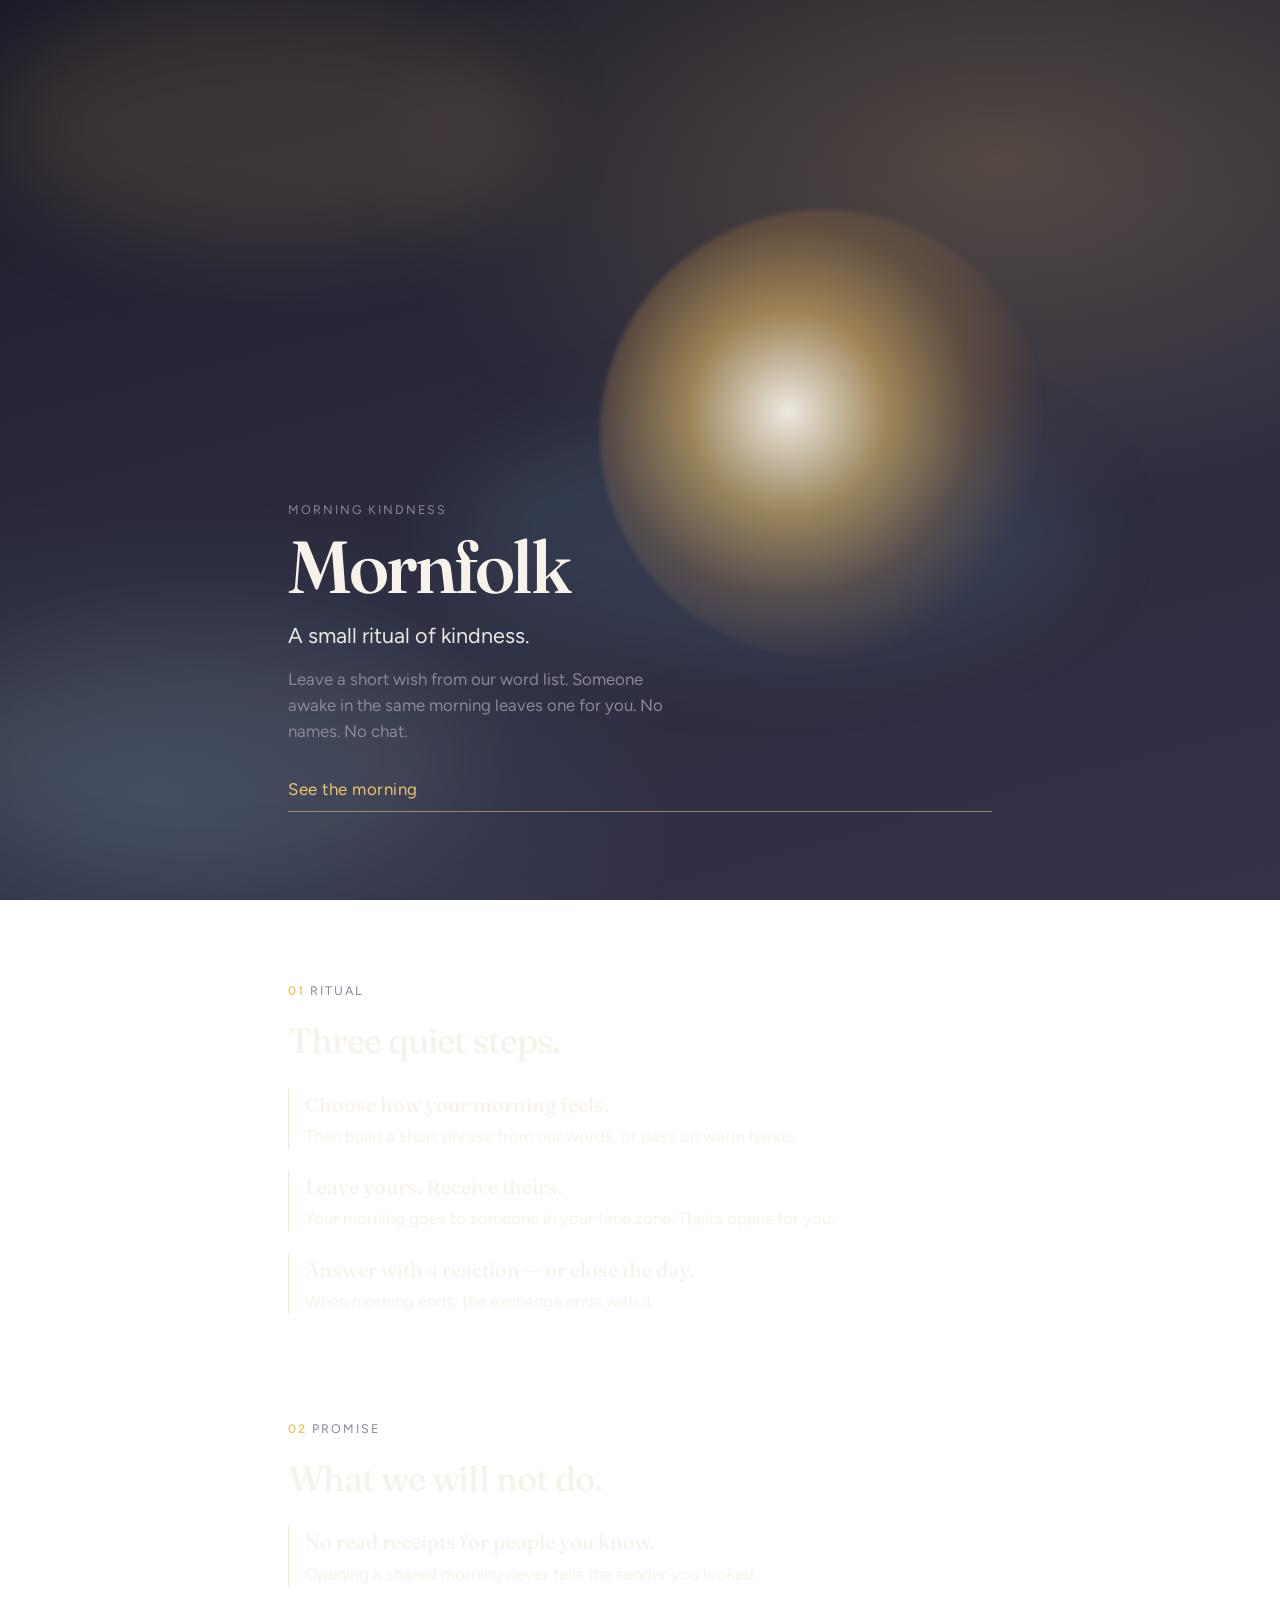
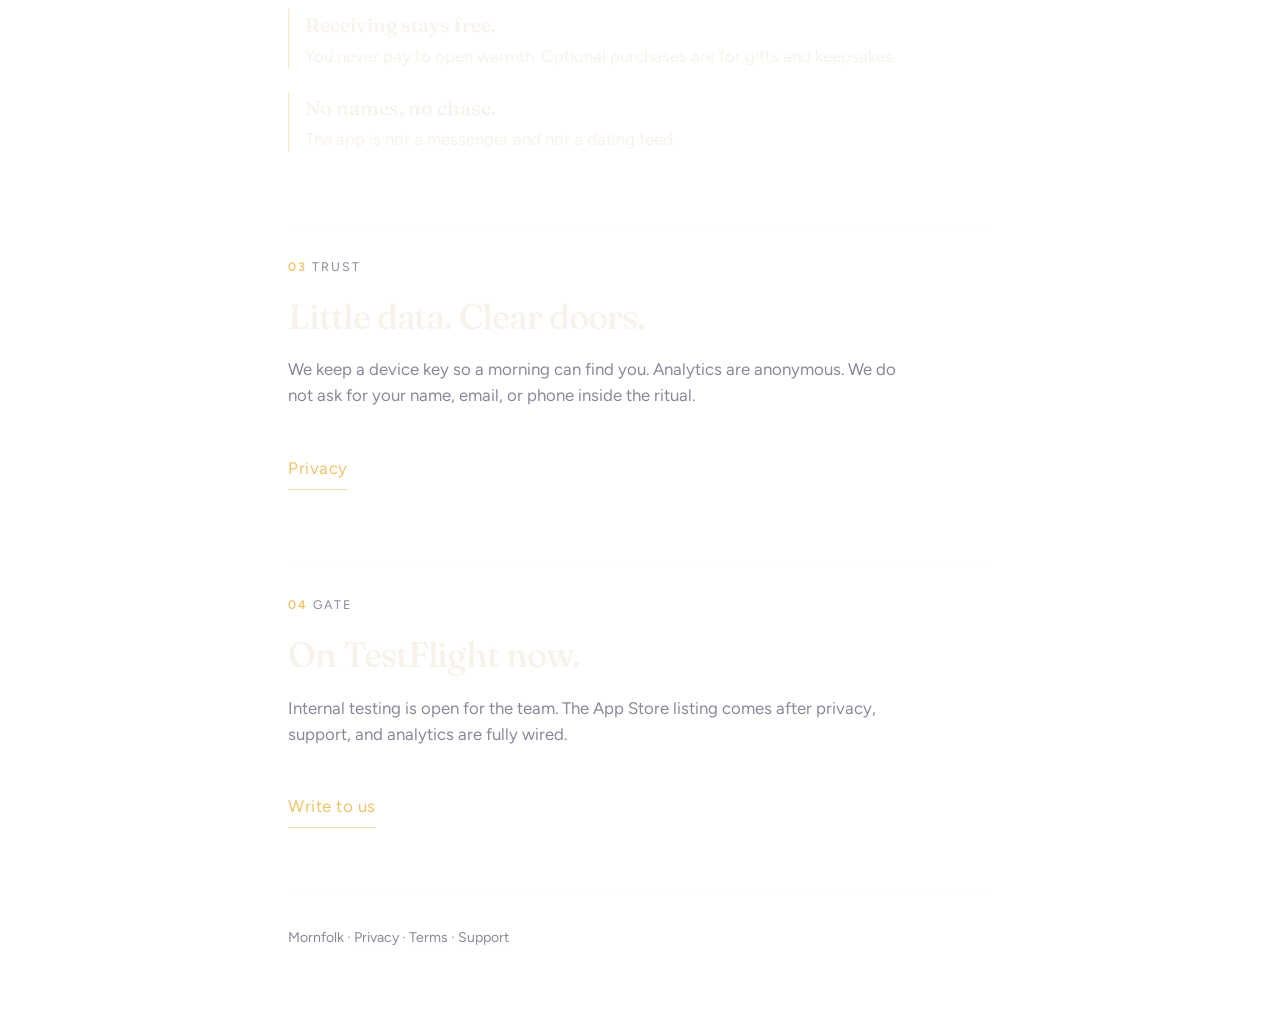
<file: index.html>
<!DOCTYPE html>
<html lang="en">
<head>
<meta charset="utf-8">
<meta name="viewport" content="width=device-width, initial-scale=1">
<title>Mornfolk — A small ritual of kindness</title>
<meta name="description" content="Leave a short morning wish. Receive one from someone awake in the same morning. No names, no chat.">
<link rel="preconnect" href="https://fonts.googleapis.com">
<link rel="preconnect" href="https://fonts.gstatic.com" crossorigin>
<link href="https://fonts.googleapis.com/css2?family=Figtree:wght@400;600&family=Fraunces:opsz,wght@9..144,500;9..144,560&display=swap" rel="stylesheet">
<link rel="stylesheet" href="assets/site.css">
</head>
<body>
<a class="skip" href="#ritual">Skip to the ritual</a>
<div class="grain" aria-hidden="true"></div>
<div class="traces" aria-hidden="true"><i></i><i></i><i></i></div>

<main class="wrap">
  <section class="hero" aria-label="Mornfolk">
    <div class="dawn-plane" aria-hidden="true"></div>
    <p class="eyebrow">Morning kindness</p>
    <h1 class="brand">Mornfolk</h1>
    <p class="lead">A small ritual of kindness.</p>
    <p class="support">Leave a short wish from our word list. Someone awake in the same morning leaves one for you. No names. No chat.</p>
    <a class="cta" href="#ritual">See the morning</a>
  </section>

  <section class="section" id="ritual">
    <p class="act"><b>01</b> Ritual</p>
    <h2>Three quiet steps.</h2>
    <ul class="promises">
      <li>
        <strong>Choose how your morning feels.</strong>
        Then build a short phrase from our words, or pass on warm hands.
      </li>
      <li>
        <strong>Leave yours. Receive theirs.</strong>
        Your morning goes to someone in your time zone. Theirs opens for you.
      </li>
      <li>
        <strong>Answer with a reaction — or close the day.</strong>
        When morning ends, the exchange ends with it.
      </li>
    </ul>
  </section>

  <section class="section" id="promise">
    <p class="act"><b>02</b> Promise</p>
    <h2>What we will not do.</h2>
    <ul class="promises">
      <li>
        <strong>No read receipts for people you know.</strong>
        Opening a shared morning never tells the sender you looked.
      </li>
      <li>
        <strong>Receiving stays free.</strong>
        You never pay to open warmth. Optional purchases are for gifts and keepsakes.
      </li>
      <li>
        <strong>No names, no chase.</strong>
        The app is not a messenger and not a dating feed.
      </li>
    </ul>
  </section>

  <section class="section" id="trust">
    <p class="act"><b>03</b> Trust</p>
    <h2>Little data. Clear doors.</h2>
    <p>We keep a device key so a morning can find you. Analytics are anonymous. We do not ask for your name, email, or phone inside the ritual.</p>
    <p><a class="cta" href="privacy/">Privacy</a></p>
  </section>

  <section class="section" id="gate">
    <p class="act"><b>04</b> Gate</p>
    <h2>On TestFlight now.</h2>
    <p>Internal testing is open for the team. The App Store listing comes after privacy, support, and analytics are fully wired.</p>
    <p><a class="cta" href="support/">Write to us</a></p>
  </section>

  <footer class="site">
    <p>Mornfolk · <a href="privacy/">Privacy</a> · <a href="terms/">Terms</a> · <a href="support/">Support</a></p>
  </footer>
</main>
</body>
</html>
</file>
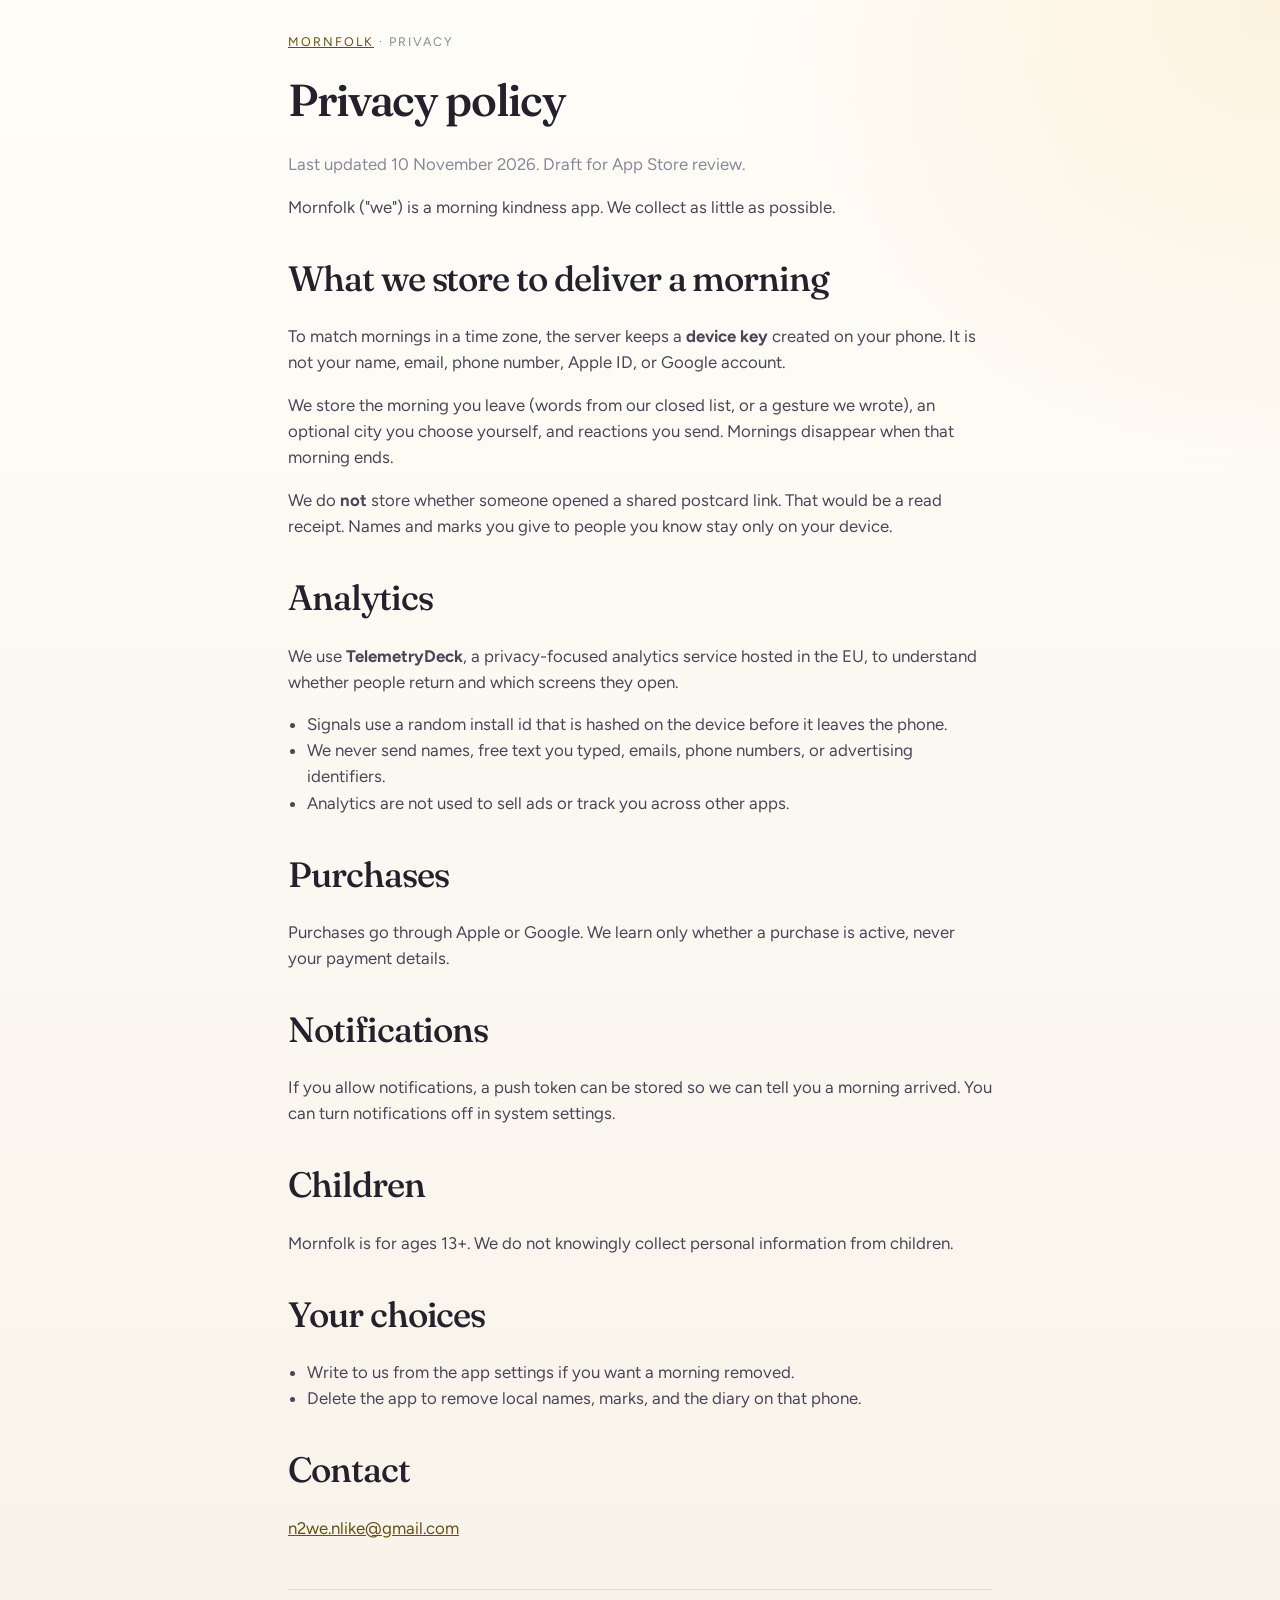
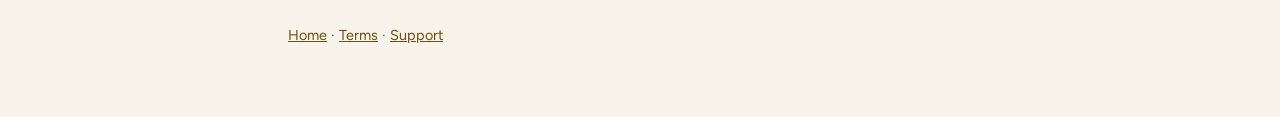
<file: privacy/index.html>
<!DOCTYPE html>
<html lang="en">
<head>
<meta charset="utf-8">
<meta name="viewport" content="width=device-width, initial-scale=1">
<title>Privacy — Mornfolk</title>
<meta name="description" content="Mornfolk privacy policy. What we store, what we do not, and how to reach us.">
<link rel="preconnect" href="https://fonts.googleapis.com">
<link rel="preconnect" href="https://fonts.gstatic.com" crossorigin>
<link href="https://fonts.googleapis.com/css2?family=Figtree:wght@400;600&family=Fraunces:opsz,wght@9..144,500;9..144,560&display=swap" rel="stylesheet">
<link rel="stylesheet" href="../assets/site.css">
</head>
<body class="doc">
<a class="skip" href="#content">Skip to content</a>
<main class="wrap" id="content">
  <p class="eyebrow"><a href="../">Mornfolk</a> · Privacy</p>
  <h1>Privacy policy</h1>
  <p class="quiet">Last updated 10 November 2026. Draft for App Store review.</p>

  <p>Mornfolk ("we") is a morning kindness app. We collect as little as possible.</p>

  <h2>What we store to deliver a morning</h2>
  <p>To match mornings in a time zone, the server keeps a <strong>device key</strong> created on your phone. It is not your name, email, phone number, Apple ID, or Google account.</p>
  <p>We store the morning you leave (words from our closed list, or a gesture we wrote), an optional city you choose yourself, and reactions you send. Mornings disappear when that morning ends.</p>
  <p>We do <strong>not</strong> store whether someone opened a shared postcard link. That would be a read receipt. Names and marks you give to people you know stay only on your device.</p>

  <h2>Analytics</h2>
  <p>We use <strong>TelemetryDeck</strong>, a privacy-focused analytics service hosted in the EU, to understand whether people return and which screens they open.</p>
  <ul>
    <li>Signals use a random install id that is hashed on the device before it leaves the phone.</li>
    <li>We never send names, free text you typed, emails, phone numbers, or advertising identifiers.</li>
    <li>Analytics are not used to sell ads or track you across other apps.</li>
  </ul>

  <h2>Purchases</h2>
  <p>Purchases go through Apple or Google. We learn only whether a purchase is active, never your payment details.</p>

  <h2>Notifications</h2>
  <p>If you allow notifications, a push token can be stored so we can tell you a morning arrived. You can turn notifications off in system settings.</p>

  <h2>Children</h2>
  <p>Mornfolk is for ages 13+. We do not knowingly collect personal information from children.</p>

  <h2>Your choices</h2>
  <ul>
    <li>Write to us from the app settings if you want a morning removed.</li>
    <li>Delete the app to remove local names, marks, and the diary on that phone.</li>
  </ul>

  <h2>Contact</h2>
  <p><a href="mailto:n2we.nlike@gmail.com">n2we.nlike@gmail.com</a></p>

  <footer>
    <p><a href="../">Home</a> · <a href="../terms/">Terms</a> · <a href="../support/">Support</a></p>
  </footer>
</main>
</body>
</html>
</file>
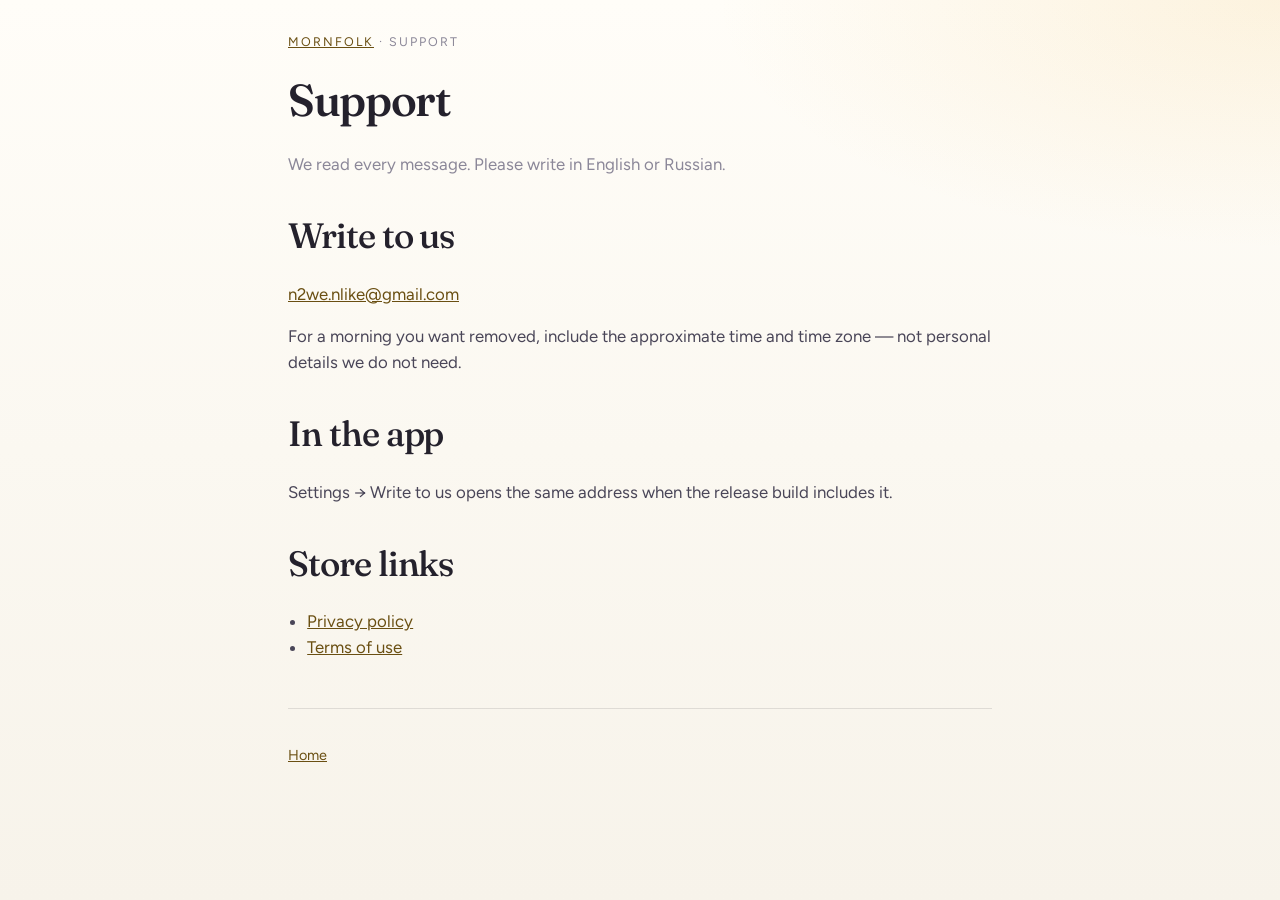
<file: support/index.html>
<!DOCTYPE html>
<html lang="en">
<head>
<meta charset="utf-8">
<meta name="viewport" content="width=device-width, initial-scale=1">
<title>Support — Mornfolk</title>
<meta name="description" content="Contact Mornfolk support.">
<link rel="preconnect" href="https://fonts.googleapis.com">
<link rel="preconnect" href="https://fonts.gstatic.com" crossorigin>
<link href="https://fonts.googleapis.com/css2?family=Figtree:wght@400;600&family=Fraunces:opsz,wght@9..144,500;9..144,560&display=swap" rel="stylesheet">
<link rel="stylesheet" href="../assets/site.css">
</head>
<body class="doc">
<a class="skip" href="#content">Skip to content</a>
<main class="wrap" id="content">
  <p class="eyebrow"><a href="../">Mornfolk</a> · Support</p>
  <h1>Support</h1>
  <p class="quiet">We read every message. Please write in English or Russian.</p>

  <h2>Write to us</h2>
  <p><a href="mailto:n2we.nlike@gmail.com?subject=Mornfolk%20support">n2we.nlike@gmail.com</a></p>
  <p>For a morning you want removed, include the approximate time and time zone — not personal details we do not need.</p>

  <h2>In the app</h2>
  <p>Settings → Write to us opens the same address when the release build includes it.</p>

  <h2>Store links</h2>
  <ul>
    <li><a href="../privacy/">Privacy policy</a></li>
    <li><a href="../terms/">Terms of use</a></li>
  </ul>

  <footer>
    <p><a href="../">Home</a></p>
  </footer>
</main>
</body>
</html>
</file>
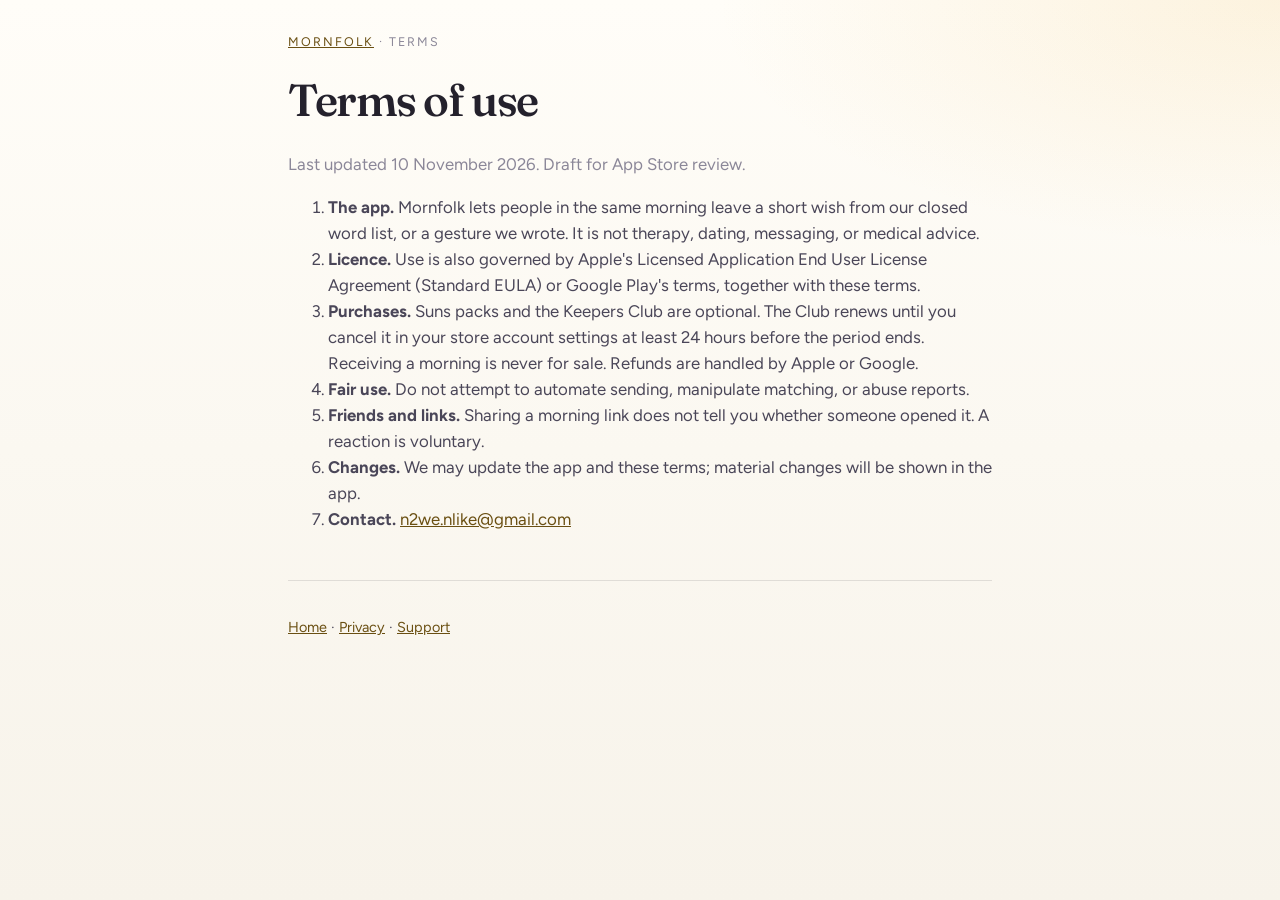
<file: terms/index.html>
<!DOCTYPE html>
<html lang="en">
<head>
<meta charset="utf-8">
<meta name="viewport" content="width=device-width, initial-scale=1">
<title>Terms — Mornfolk</title>
<meta name="description" content="Mornfolk terms of use.">
<link rel="preconnect" href="https://fonts.googleapis.com">
<link rel="preconnect" href="https://fonts.gstatic.com" crossorigin>
<link href="https://fonts.googleapis.com/css2?family=Figtree:wght@400;600&family=Fraunces:opsz,wght@9..144,500;9..144,560&display=swap" rel="stylesheet">
<link rel="stylesheet" href="../assets/site.css">
</head>
<body class="doc">
<a class="skip" href="#content">Skip to content</a>
<main class="wrap" id="content">
  <p class="eyebrow"><a href="../">Mornfolk</a> · Terms</p>
  <h1>Terms of use</h1>
  <p class="quiet">Last updated 10 November 2026. Draft for App Store review.</p>

  <ol>
    <li><strong>The app.</strong> Mornfolk lets people in the same morning leave a short wish from our closed word list, or a gesture we wrote. It is not therapy, dating, messaging, or medical advice.</li>
    <li><strong>Licence.</strong> Use is also governed by Apple's Licensed Application End User License Agreement (Standard EULA) or Google Play's terms, together with these terms.</li>
    <li><strong>Purchases.</strong> Suns packs and the Keepers Club are optional. The Club renews until you cancel it in your store account settings at least 24 hours before the period ends. Receiving a morning is never for sale. Refunds are handled by Apple or Google.</li>
    <li><strong>Fair use.</strong> Do not attempt to automate sending, manipulate matching, or abuse reports.</li>
    <li><strong>Friends and links.</strong> Sharing a morning link does not tell you whether someone opened it. A reaction is voluntary.</li>
    <li><strong>Changes.</strong> We may update the app and these terms; material changes will be shown in the app.</li>
    <li><strong>Contact.</strong> <a href="mailto:n2we.nlike@gmail.com">n2we.nlike@gmail.com</a></li>
  </ol>

  <footer>
    <p><a href="../">Home</a> · <a href="../privacy/">Privacy</a> · <a href="../support/">Support</a></p>
  </footer>
</main>
</body>
</html>
</file>
<file: assets/site.css>
:root {
  --night: #29283a;
  --dusk: #3a3850;
  --ink: #24212c;
  --fog: #eef0f4;
  --milk: #f7f3ea;
  --dawn: #f0c36a;
  --ember: #e8a04a;
  --quiet: #8b8798;
  --trace: #7ec8e3;
  --serif: "Fraunces", "Iowan Old Style", Palatino, Georgia, serif;
  --sans: "Figtree", "Avenir Next", "Segoe UI", sans-serif;
}

* { box-sizing: border-box; }
html { scroll-behavior: smooth; }
body {
  margin: 0;
  min-height: 100svh;
  color: var(--milk);
  font-family: var(--sans);
  font-size: 1.05rem;
  line-height: 1.55;
  background:
    radial-gradient(ellipse 90% 70% at 78% 18%, rgba(240, 195, 106, 0.22), transparent 55%),
    radial-gradient(ellipse 70% 55% at 12% 88%, rgba(126, 200, 227, 0.14), transparent 60%),
    linear-gradient(165deg, #1c1b28 0%, var(--night) 42%, #34324a 100%);
  background-attachment: fixed;
}
a { color: inherit; }
:focus-visible { outline: 2px solid var(--dawn); outline-offset: 3px; }

.skip {
  position: absolute;
  left: 1rem;
  top: -4rem;
  z-index: 20;
  padding: 0.5rem 1rem;
  background: var(--dawn);
  color: var(--ink);
}
.skip:focus { top: 1rem; }

.grain {
  position: fixed;
  inset: 0;
  pointer-events: none;
  z-index: 0;
  opacity: 0.35;
  background-image:
    radial-gradient(1px 1px at 18% 22%, rgba(247, 243, 234, 0.35) 50%, transparent 51%),
    radial-gradient(1.2px 1.2px at 72% 30%, rgba(240, 195, 106, 0.45) 50%, transparent 51%),
    radial-gradient(1px 1px at 40% 70%, rgba(247, 243, 234, 0.25) 50%, transparent 51%),
    radial-gradient(1px 1px at 88% 78%, rgba(126, 200, 227, 0.35) 50%, transparent 51%);
  animation: twinkle 8s ease-in-out infinite;
}

.traces {
  position: fixed;
  inset: 0;
  z-index: 0;
  pointer-events: none;
  overflow: hidden;
}
.traces i {
  position: absolute;
  width: 42vw;
  height: 28vh;
  border-radius: 50%;
  filter: blur(42px);
  background: rgba(240, 195, 106, 0.12);
  animation: drift 34s ease-in-out infinite alternate;
}
.traces i:nth-child(2) {
  top: 45%;
  left: 35%;
  width: 50vw;
  background: rgba(126, 200, 227, 0.1);
  animation-duration: 42s;
  animation-delay: -10s;
}
.traces i:nth-child(3) {
  top: 70%;
  left: -5%;
  background: rgba(247, 243, 234, 0.06);
  animation-duration: 38s;
  animation-delay: -18s;
}

.wrap {
  position: relative;
  z-index: 1;
  width: min(44rem, calc(100% - 2.5rem));
  margin: 0 auto;
  padding: 1.5rem 0 3.5rem;
}

.brand {
  margin: 0;
  font-family: var(--serif);
  font-weight: 560;
  font-size: clamp(2.6rem, 8vw, 4.6rem);
  letter-spacing: -0.04em;
  line-height: 0.92;
}

.eyebrow {
  margin: 0 0 0.85rem;
  font-size: 0.78rem;
  letter-spacing: 0.16em;
  text-transform: uppercase;
  color: var(--quiet);
}

.lead {
  margin: 1.15rem 0 0;
  max-width: 28ch;
  font-size: clamp(1.15rem, 2.4vw, 1.35rem);
  color: color-mix(in srgb, var(--milk) 88%, var(--quiet));
}

.support {
  margin: 0.85rem 0 0;
  max-width: 36ch;
  color: var(--quiet);
}

.cta {
  display: inline-flex;
  align-items: center;
  min-height: 44px;
  margin-top: 1.5rem;
  color: var(--dawn);
  text-decoration: none;
  border-bottom: 1px solid color-mix(in srgb, var(--dawn) 55%, transparent);
  letter-spacing: 0.03em;
}

.hero {
  min-height: calc(100svh - 3rem);
  display: flex;
  flex-direction: column;
  justify-content: flex-end;
  padding: 2rem 0 4rem;
}

.dawn-plane {
  position: absolute;
  right: -8%;
  top: 8%;
  width: min(58vw, 28rem);
  height: min(58vw, 28rem);
  border-radius: 50%;
  background:
    radial-gradient(circle at 42% 45%, rgba(247, 243, 234, 0.95) 0%, rgba(240, 195, 106, 0.55) 28%, rgba(232, 160, 74, 0.18) 52%, transparent 72%);
  filter: blur(2px);
  animation: breathe 7s ease-in-out infinite;
  pointer-events: none;
  z-index: 0;
}

.section {
  margin: 4.5rem 0 0;
  padding-top: 2rem;
  border-top: 1px solid rgba(238, 240, 244, 0.12);
}
.act {
  margin: 0 0 1rem;
  font-size: 0.78rem;
  letter-spacing: 0.16em;
  text-transform: uppercase;
  color: var(--quiet);
}
.act b { color: var(--dawn); font-weight: 600; }
h2 {
  margin: 0 0 0.75rem;
  font-family: var(--serif);
  font-weight: 500;
  font-size: clamp(1.7rem, 3vw, 2.2rem);
  letter-spacing: -0.03em;
}
.section p { margin: 0 0 0.85rem; color: var(--quiet); max-width: 38rem; }
.section p strong { color: var(--milk); font-weight: 600; }

.promises {
  display: grid;
  gap: 1.4rem;
  margin: 1.25rem 0 0;
  padding: 0;
  list-style: none;
}
.promises li {
  margin: 0;
  padding-left: 1rem;
  border-left: 1px solid color-mix(in srgb, var(--dawn) 40%, transparent);
}
.promises strong {
  display: block;
  margin-bottom: 0.2rem;
  font-family: var(--serif);
  font-weight: 500;
  font-size: 1.25rem;
  color: var(--milk);
}

.doc {
  color: var(--ink);
  background: var(--milk);
  background-image:
    radial-gradient(ellipse 80% 50% at 100% 0%, rgba(240, 195, 106, 0.18), transparent 55%),
    linear-gradient(180deg, #fffdf8, var(--milk));
}
.doc .wrap { padding-top: 2rem; }
.doc .brand { font-size: clamp(1.8rem, 4vw, 2.4rem); color: var(--ink); }
.doc .eyebrow, .doc .quiet { color: var(--quiet); }
.doc h1 {
  margin: 0.4rem 0 0.35rem;
  font-family: var(--serif);
  font-weight: 560;
  font-size: clamp(2rem, 5vw, 2.8rem);
  letter-spacing: -0.03em;
}
.doc h2 {
  margin: 2rem 0 0.55rem;
  color: var(--ink);
}
.doc p, .doc li { color: #4a4658; }
.doc ul { padding-left: 1.2rem; }
.doc a { color: #6a4f12; }
.doc footer { margin-top: 3rem; padding-top: 1.25rem; border-top: 1px solid rgba(36, 33, 44, 0.12); font-size: 0.9rem; color: var(--quiet); }

footer.site {
  margin-top: 4rem;
  padding-top: 1.25rem;
  border-top: 1px solid rgba(238, 240, 244, 0.12);
  font-size: 0.88rem;
  color: var(--quiet);
}
footer.site a {
  text-decoration: underline;
  text-decoration-color: rgba(238, 240, 244, 0.28);
  text-underline-offset: 0.18em;
}

@keyframes twinkle { 50% { opacity: 0.18; } }
@keyframes drift { to { transform: translate3d(10vw, -5vh, 0); } }
@keyframes breathe {
  50% { transform: scale(1.04); opacity: 0.9; }
}

@media (max-width: 700px) {
  .wrap { width: calc(100% - 2rem); }
  .hero { min-height: calc(100svh - 2rem); padding-bottom: 3rem; }
  .dawn-plane { top: 4%; right: -18%; width: 70vw; height: 70vw; }
}
@media (prefers-reduced-motion: reduce) {
  html { scroll-behavior: auto; }
  .grain, .traces i, .dawn-plane { animation: none; }
}
</file>
